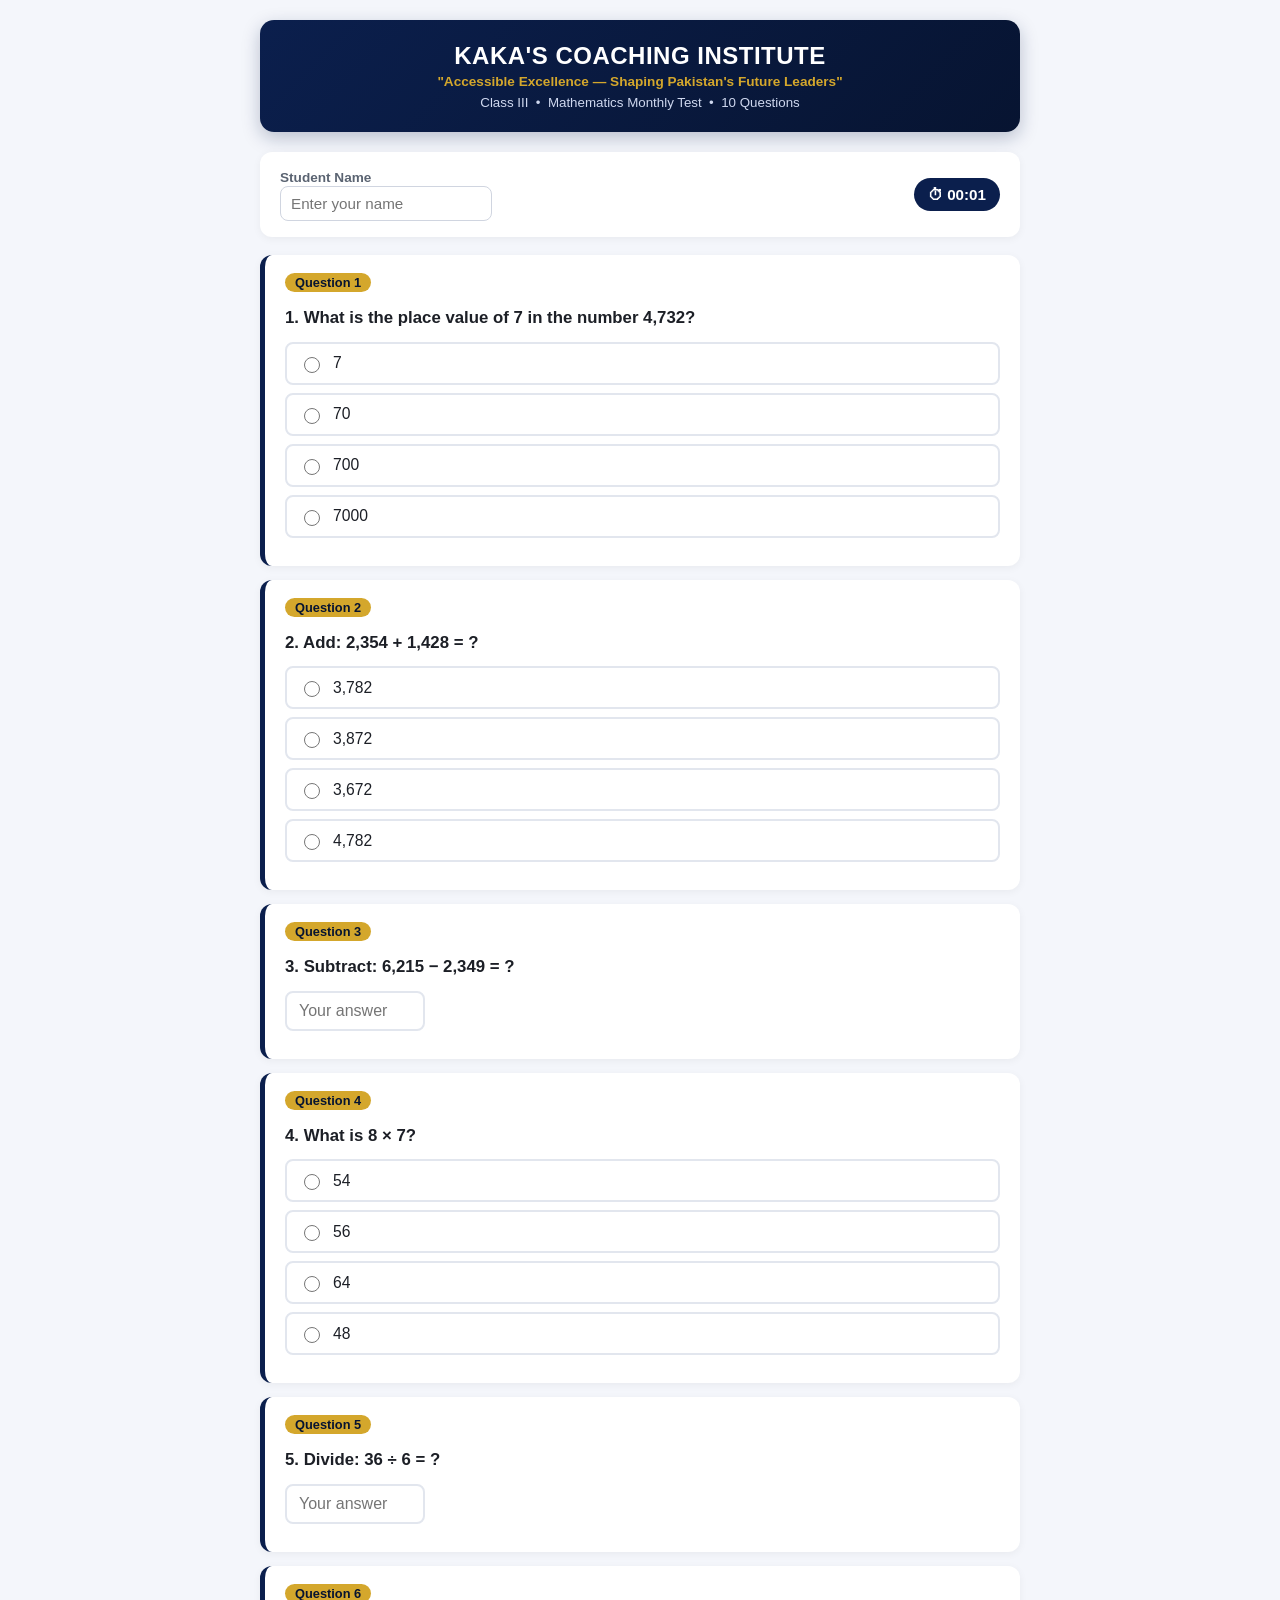
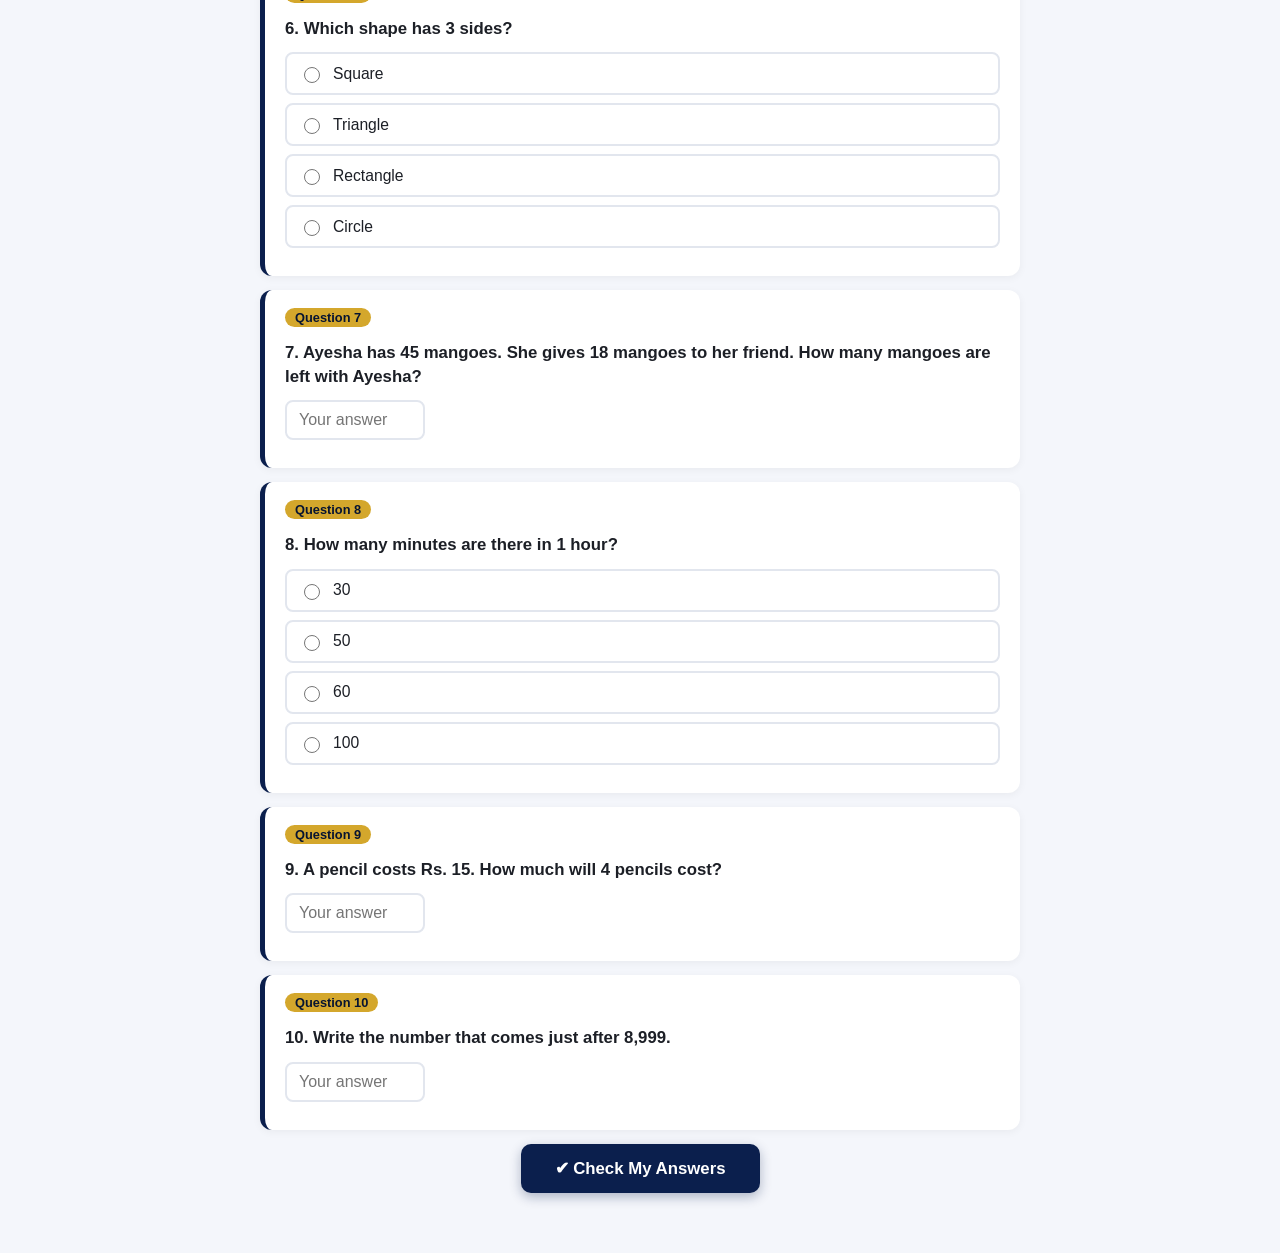
<file: kci-class3-math-test.html>
<!DOCTYPE html>
<html lang="en">
<head>
<meta charset="UTF-8">
<meta name="viewport" content="width=device-width, initial-scale=1.0">
<title>KCI Class III Mathematics Test</title>
<style>
  :root{
    --navy:#0b1f4d;
    --navy-dark:#071431;
    --gold:#d4a72c;
    --bg:#f4f6fb;
    --green:#1e8e4f;
    --red:#c0392b;
    --gray:#5b6472;
  }
  *{box-sizing:border-box;}
  body{
    margin:0;
    font-family:'Segoe UI', Tahoma, Arial, sans-serif;
    background:var(--bg);
    color:#1c1f26;
    padding:20px;
  }
  .header{
    max-width:760px;
    margin:0 auto 20px auto;
    background:linear-gradient(135deg, var(--navy), var(--navy-dark));
    color:#fff;
    border-radius:14px;
    padding:22px 26px;
    text-align:center;
    box-shadow:0 6px 18px rgba(11,31,77,0.25);
  }
  .header h1{margin:0 0 4px 0; font-size:1.5rem; letter-spacing:0.5px;}
  .header p{margin:2px 0; color:var(--gold); font-weight:600; font-size:0.85rem;}
  .header small{color:#cfd8ef; display:block; margin-top:6px;}

  .container{max-width:760px; margin:0 auto;}

  .info-box{
    background:#fff;
    border-radius:12px;
    padding:16px 20px;
    margin-bottom:18px;
    display:flex;
    gap:16px;
    flex-wrap:wrap;
    align-items:center;
    justify-content:space-between;
    box-shadow:0 2px 8px rgba(0,0,0,0.05);
  }
  .info-box input{
    padding:8px 10px;
    border:1px solid #d0d5e0;
    border-radius:8px;
    font-size:0.95rem;
    flex:1;
    min-width:160px;
  }
  .info-box label{font-size:0.85rem; color:var(--gray); font-weight:600;}

  .timer-badge{
    background:var(--navy);
    color:#fff;
    padding:8px 14px;
    border-radius:20px;
    font-weight:700;
    font-size:0.95rem;
    white-space:nowrap;
  }

  .question-card{
    background:#fff;
    border-radius:12px;
    padding:18px 20px;
    margin-bottom:14px;
    box-shadow:0 2px 8px rgba(0,0,0,0.05);
    border-left:5px solid var(--navy);
    transition:border-color 0.2s;
  }
  .question-card.correct{border-left-color:var(--green); background:#f2fbf5;}
  .question-card.incorrect{border-left-color:var(--red); background:#fdf3f2;}

  .q-number{
    display:inline-block;
    background:var(--gold);
    color:var(--navy-dark);
    font-weight:700;
    font-size:0.8rem;
    padding:2px 10px;
    border-radius:12px;
    margin-bottom:8px;
  }
  .q-text{font-size:1.05rem; font-weight:600; margin:6px 0 12px 0; line-height:1.4;}

  .options{display:flex; flex-direction:column; gap:8px;}
  .option{
    display:flex;
    align-items:center;
    gap:10px;
    padding:10px 12px;
    border:2px solid #e2e6ee;
    border-radius:8px;
    cursor:pointer;
    font-size:0.98rem;
    transition:all 0.15s;
  }
  .option:hover{border-color:var(--navy); background:#f7f9fd;}
  .option input{accent-color:var(--navy); width:16px; height:16px;}
  .option.picked{border-color:var(--navy); background:#eaeefb; font-weight:600;}
  .option.reveal-correct{border-color:var(--green); background:#e7f7ec; font-weight:700;}
  .option.reveal-wrong{border-color:var(--red); background:#fbeceb;}

  .fill-answer input{
    width:140px;
    padding:9px 12px;
    border:2px solid #e2e6ee;
    border-radius:8px;
    font-size:1rem;
  }
  .fill-answer input:focus{border-color:var(--navy); outline:none;}
  .fill-answer.reveal-correct input{border-color:var(--green); background:#e7f7ec;}
  .fill-answer.reveal-wrong input{border-color:var(--red); background:#fbeceb;}

  .feedback-line{margin-top:10px; font-size:0.9rem; font-weight:600;}
  .feedback-line.correct{color:var(--green);}
  .feedback-line.incorrect{color:var(--red);}

  .btn-row{max-width:760px; margin:10px auto 40px auto; text-align:center;}
  .btn{
    background:var(--navy);
    color:#fff;
    border:none;
    padding:14px 34px;
    font-size:1.05rem;
    font-weight:700;
    border-radius:10px;
    cursor:pointer;
    box-shadow:0 4px 12px rgba(11,31,77,0.3);
    transition:transform 0.1s, background 0.2s;
  }
  .btn:hover{background:var(--navy-dark); transform:translateY(-1px);}
  .btn:disabled{background:#aab1c2; cursor:not-allowed; transform:none; box-shadow:none;}
  .btn.secondary{background:#fff; color:var(--navy); border:2px solid var(--navy); margin-left:10px;}
  .btn.secondary:hover{background:#f0f3fa;}

  .result-card{
    max-width:760px;
    margin:0 auto 30px auto;
    background:#fff;
    border-radius:16px;
    padding:30px;
    text-align:center;
    box-shadow:0 8px 24px rgba(0,0,0,0.1);
    border-top:6px solid var(--gold);
    display:none;
  }
  .result-card.show{display:block;}
  .score-big{font-size:3rem; font-weight:800; color:var(--navy); margin:10px 0;}
  .score-label{color:var(--gray); font-weight:600;}
  .cert{
    margin-top:18px;
    padding:20px;
    border:3px dashed var(--gold);
    border-radius:12px;
    background:#fffdf5;
  }
  .cert h2{color:var(--navy); margin:6px 0; font-family:'Georgia', serif;}
  .cert p{margin:4px 0; color:var(--gray);}
  .stamp{
    display:inline-block;
    margin-top:10px;
    background:var(--navy);
    color:var(--gold);
    padding:6px 16px;
    border-radius:8px;
    font-weight:700;
    letter-spacing:1px;
    font-size:0.85rem;
  }
  .warning-msg{
    color:var(--red);
    font-weight:600;
    text-align:center;
    margin:10px auto;
    max-width:760px;
    display:none;
  }
</style>
</head>
<body>

<div class="header">
  <h1>KAKA'S COACHING INSTITUTE</h1>
  <p>"Accessible Excellence — Shaping Pakistan's Future Leaders"</p>
  <small>Class III &nbsp;•&nbsp; Mathematics Monthly Test &nbsp;•&nbsp; 10 Questions</small>
</div>

<div class="container">

  <div class="info-box">
    <div style="flex:1; min-width:180px;">
      <label>Student Name</label><br>
      <input type="text" id="studentName" placeholder="Enter your name">
    </div>
    <div class="timer-badge" id="timerBadge">⏱ 00:00</div>
  </div>

  <div id="warningMsg" class="warning-msg">⚠ Please answer all 10 questions before checking your result.</div>

  <div id="quizArea"></div>

  <div class="btn-row">
    <button class="btn" id="checkBtn">✔ Check My Answers</button>
    <button class="btn secondary" id="retryBtn" style="display:none;">↻ Try Again</button>
  </div>

  <div class="result-card" id="resultCard">
    <div class="score-label">YOUR SCORE</div>
    <div class="score-big" id="scoreBig">0 / 10</div>
    <div class="score-label" id="scorePercent"></div>
    <div class="cert" id="certBox">
      <h2 id="certTitle">Well Done!</h2>
      <p id="certName">Student Name</p>
      <p id="certMessage"></p>
      <div class="stamp">KCI VERIFIED RESULT</div>
    </div>
  </div>

</div>

<script>
// ---------- QUESTION BANK (BSEK Class III level) ----------
const questions = [
  {
    type:"mcq",
    text:"1. What is the place value of 7 in the number 4,732?",
    options:["7", "70", "700", "7000"],
    correct:2 // index -> 700
  },
  {
    type:"mcq",
    text:"2. Add: 2,354 + 1,428 = ?",
    options:["3,782", "3,872", "3,672", "4,782"],
    correct:0
  },
  {
    type:"fill",
    text:"3. Subtract: 6,215 − 2,349 = ?",
    answer:"3866"
  },
  {
    type:"mcq",
    text:"4. What is 8 × 7?",
    options:["54", "56", "64", "48"],
    correct:1
  },
  {
    type:"fill",
    text:"5. Divide: 36 ÷ 6 = ?",
    answer:"6"
  },
  {
    type:"mcq",
    text:"6. Which shape has 3 sides?",
    options:["Square", "Triangle", "Rectangle", "Circle"],
    correct:1
  },
  {
    type:"word",
    text:"7. Ayesha has 45 mangoes. She gives 18 mangoes to her friend. How many mangoes are left with Ayesha?",
    answer:"27"
  },
  {
    type:"mcq",
    text:"8. How many minutes are there in 1 hour?",
    options:["30", "50", "60", "100"],
    correct:2
  },
  {
    type:"word",
    text:"9. A pencil costs Rs. 15. How much will 4 pencils cost?",
    answer:"60"
  },
  {
    type:"fill",
    text:"10. Write the number that comes just after 8,999.",
    answer:"9000"
  }
];

// ---------- STATE ----------
let userAnswers = new Array(questions.length).fill(null);
let checked = false;
let seconds = 0;
let timerInterval = null;

// ---------- RENDER ----------
const quizArea = document.getElementById('quizArea');

function renderQuestions(){
  quizArea.innerHTML = "";
  questions.forEach((q, i) => {
    const card = document.createElement('div');
    card.className = "question-card";
    card.id = "qcard-" + i;

    let inner = `<div class="q-number">Question ${i+1}</div><div class="q-text">${q.text}</div>`;

    if(q.type === "mcq"){
      inner += `<div class="options" id="options-${i}">`;
      q.options.forEach((opt, oi) => {
        inner += `
          <label class="option" id="opt-${i}-${oi}">
            <input type="radio" name="q${i}" value="${oi}" onchange="selectOption(${i}, ${oi})">
            <span>${opt}</span>
          </label>`;
      });
      inner += `</div>`;
    } else {
      inner += `
        <div class="fill-answer" id="fill-${i}">
          <input type="number" inputmode="numeric" placeholder="Your answer" oninput="selectFill(${i}, this.value)">
        </div>`;
    }

    inner += `<div class="feedback-line" id="feedback-${i}"></div>`;
    card.innerHTML = inner;
    quizArea.appendChild(card);
  });
}

function selectOption(qIndex, optIndex){
  if(checked) return;
  userAnswers[qIndex] = optIndex;
  document.querySelectorAll(`#options-${qIndex} .option`).forEach((el,i)=>{
    el.classList.toggle('picked', i === optIndex);
  });
}

function selectFill(qIndex, value){
  if(checked) return;
  userAnswers[qIndex] = value.trim();
}

// ---------- TIMER ----------
function startTimer(){
  timerInterval = setInterval(()=>{
    seconds++;
    const m = String(Math.floor(seconds/60)).padStart(2,'0');
    const s = String(seconds%60).padStart(2,'0');
    document.getElementById('timerBadge').textContent = `⏱ ${m}:${s}`;
  }, 1000);
}
function stopTimer(){
  clearInterval(timerInterval);
}

// ---------- CHECK ANSWERS ----------
document.getElementById('checkBtn').addEventListener('click', function(){
  const unanswered = userAnswers.some(a => a === null || a === "");
  const warning = document.getElementById('warningMsg');
  if(unanswered){
    warning.style.display = "block";
    return;
  }
  warning.style.display = "none";

  checked = true;
  stopTimer();
  let score = 0;

  questions.forEach((q, i) => {
    const card = document.getElementById('qcard-' + i);
    const feedback = document.getElementById('feedback-' + i);
    let isCorrect = false;

    if(q.type === "mcq"){
      isCorrect = (Number(userAnswers[i]) === q.correct);
      document.querySelectorAll(`#options-${i} .option`).forEach((el, oi) => {
        el.querySelector('input').disabled = true;
        if(oi === q.correct){
          el.classList.add('reveal-correct');
        } else if(oi === Number(userAnswers[i]) && oi !== q.correct){
          el.classList.add('reveal-wrong');
        }
      });
    } else {
      const given = String(userAnswers[i]).trim();
      isCorrect = (given === String(q.answer).trim());
      const fillBox = document.getElementById('fill-' + i);
      fillBox.querySelector('input').disabled = true;
      fillBox.classList.add(isCorrect ? 'reveal-correct' : 'reveal-wrong');
      if(!isCorrect){
        feedback.innerHTML += `<br><span style="color:#5b6472;">Correct answer: ${q.answer}</span>`;
      }
    }

    card.classList.add(isCorrect ? 'correct' : 'incorrect');
    feedback.classList.add(isCorrect ? 'correct' : 'incorrect');
    feedback.innerHTML = (isCorrect ? "✔ Correct!" : "✘ Incorrect.") + feedback.innerHTML;

    if(isCorrect) score++;
  });

  showResult(score);
  document.getElementById('checkBtn').style.display = "none";
  document.getElementById('retryBtn').style.display = "inline-block";
});

// ---------- SHOW RESULT ----------
function showResult(score){
  const total = questions.length;
  const percent = Math.round((score/total)*100);
  const name = document.getElementById('studentName').value.trim() || "Student";

  document.getElementById('scoreBig').textContent = `${score} / ${total}`;
  document.getElementById('scorePercent').textContent = `${percent}% Score`;
  document.getElementById('certName').textContent = name;

  let title, message, color;
  if(percent >= 80){
    title = "🏆 Excellent Work!";
    message = "You have shown a strong understanding of Class III Mathematics.";
    color = "#1e8e4f";
  } else if(percent >= 50){
    title = "👍 Good Effort!";
    message = "You are doing well — a little more practice will make you perfect.";
    color = "#d4a72c";
  } else {
    title = "💪 Keep Practicing!";
    message = "Review today's mistakes with your teacher and try again.";
    color = "#c0392b";
  }
  document.getElementById('certTitle').textContent = title;
  document.getElementById('certTitle').style.color = color;
  document.getElementById('certMessage').textContent = message;

  const resultCard = document.getElementById('resultCard');
  resultCard.classList.add('show');
  resultCard.scrollIntoView({behavior:"smooth", block:"start"});
}

// ---------- RETRY ----------
document.getElementById('retryBtn').addEventListener('click', function(){
  userAnswers = new Array(questions.length).fill(null);
  checked = false;
  seconds = 0;
  document.getElementById('timerBadge').textContent = "⏱ 00:00";
  document.getElementById('resultCard').classList.remove('show');
  document.getElementById('checkBtn').style.display = "inline-block";
  document.getElementById('retryBtn').style.display = "none";
  document.getElementById('warningMsg').style.display = "none";
  renderQuestions();
  startTimer();
});

// ---------- INIT ----------
renderQuestions();
startTimer();
</script>

</body>
</html>
</file>
